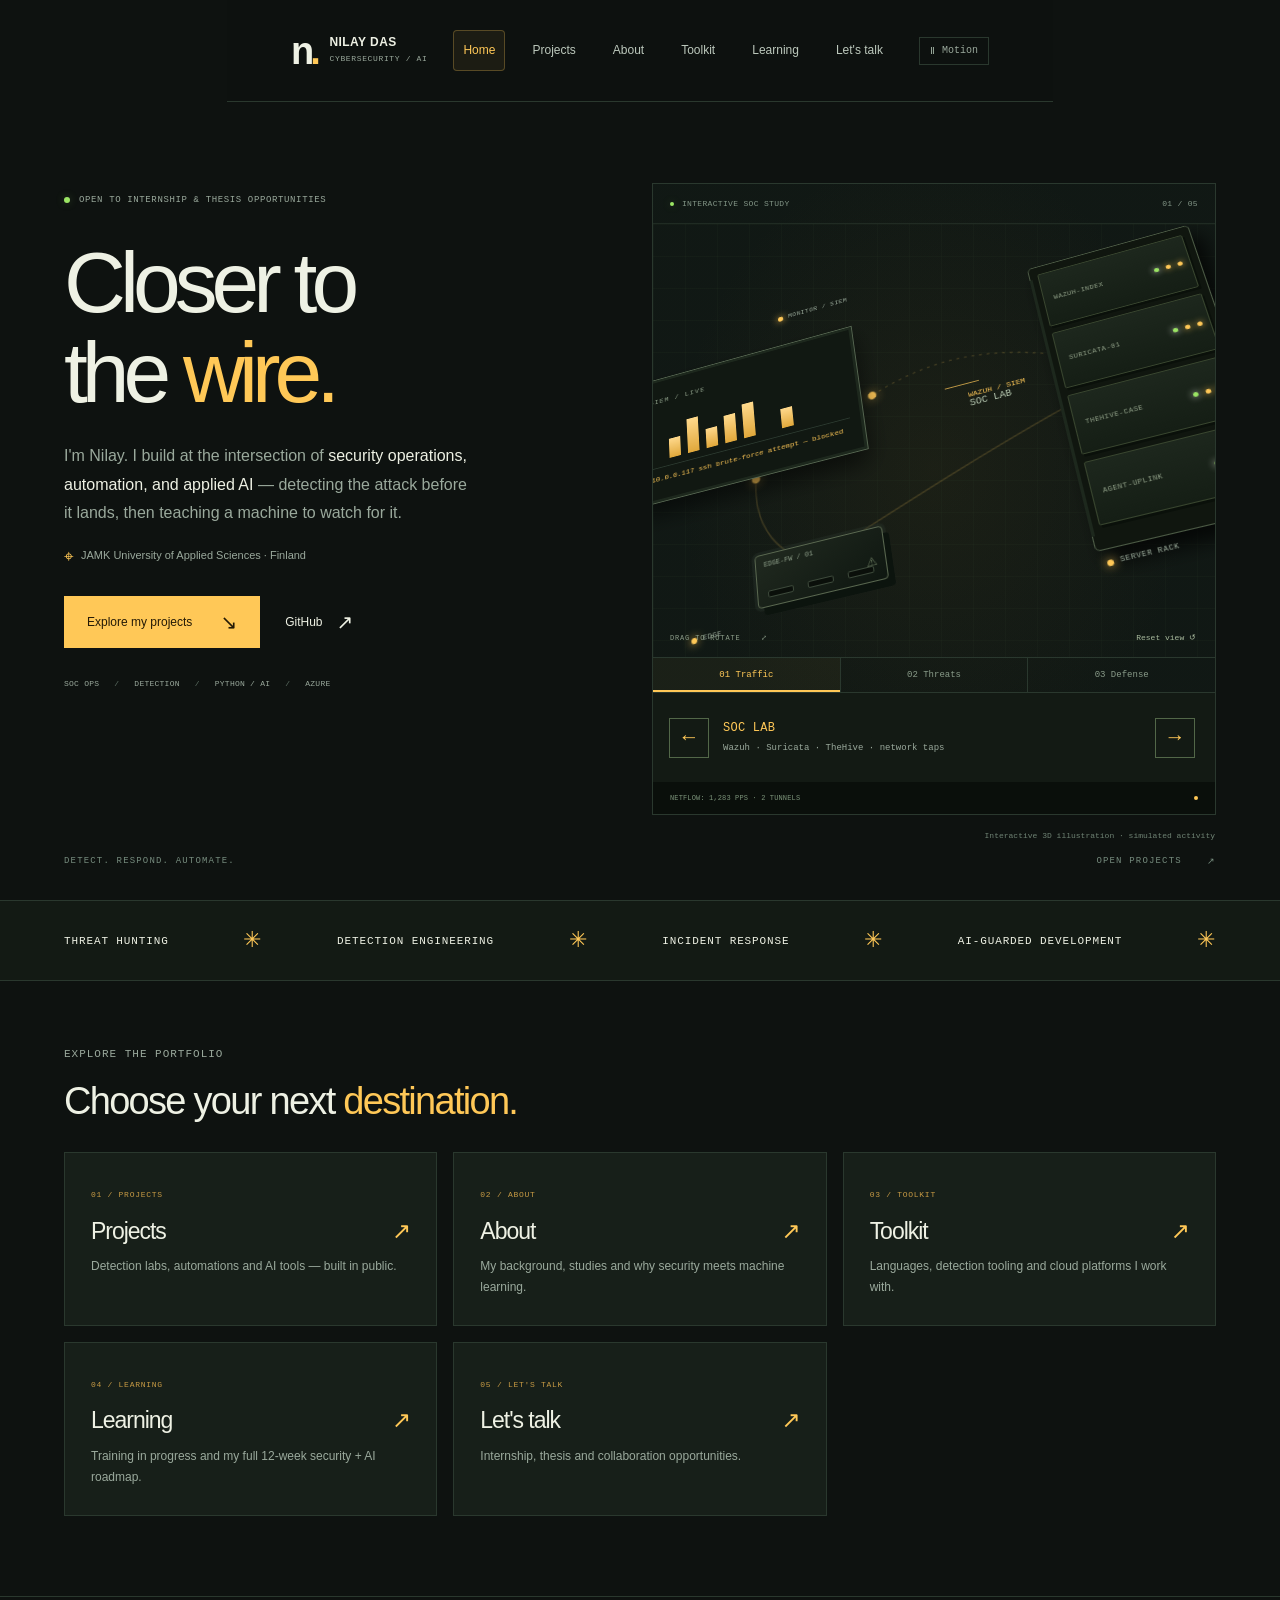
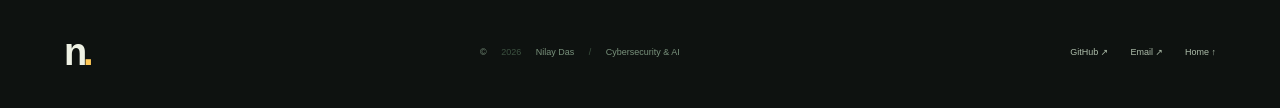
<file: index.html>
<!doctype html>
<html lang="en">
<head>
  <meta charset="UTF-8"><meta name="viewport" content="width=device-width, initial-scale=1">
  <meta name="theme-color" content="#0e1210">
  <meta name="description" content="Nilay Das — Cybersecurity & AI student at JAMK University of Applied Sciences, Finland. SOC operations, detection engineering, automation and AI security.">
  <meta property="og:title" content="Nilay Das — Cybersecurity & AI">
  <meta property="og:description" content="Closer to the wire. A portfolio of SOC operations, detection engineering, and AI security.">
  <meta property="og:type" content="website">
  <title>Nilay Das — Cybersecurity & AI</title>
  <link rel="icon" href="./favicon.svg" type="image/svg+xml">
  <link rel="stylesheet" href="./styles.css">
  <script src="./app.js" defer></script>
</head>
<body data-page="home">
<a class="skip-link" href="#main">Skip to content</a>
<header class="site-header">
  <a href="./index.html" class="brand" aria-label="Nilay Das, home"><span class="brand-mark">n<span>.</span></span><span>NILAY DAS<small>CYBERSECURITY / AI</small></span></a>
  <nav aria-label="Main navigation"><a href="./index.html" aria-current="page">Home</a><a href="./projects.html">Projects</a><a href="./about.html">About</a><a href="./toolkit.html">Toolkit</a><a href="./learning.html">Learning</a><a href="./contact.html">Let's talk</a></nav>
  <button id="motion-toggle" class="motion-button" type="button" aria-pressed="false" aria-label="Pause animations" title="Pause animations"><span aria-hidden="true">Ⅱ</span><span class="motion-text">Motion</span></button>
  <button class="menu-toggle" id="menu-toggle" aria-expanded="false" aria-controls="mobile-nav" aria-label="Open navigation"><span></span><span></span></button>
</header>
<nav class="mobile-nav" id="mobile-nav" aria-label="Mobile navigation" hidden><a href="./index.html" aria-current="page">Home</a><a href="./projects.html">Projects</a><a href="./about.html">About</a><a href="./toolkit.html">Toolkit</a><a href="./learning.html">Learning</a><a href="./contact.html">Let's talk</a></nav>

<main id="main">
<section class="hero section-wrap" id="home" aria-labelledby="hero-title">
  <div class="hero-copy">
    <p class="eyebrow"><span class="status-dot"></span> OPEN TO INTERNSHIP &amp; THESIS OPPORTUNITIES</p>
    <h1 id="hero-title">Closer to<br>the <em>wire.</em></h1>
    <p class="hero-description">I'm Nilay. I build at the intersection of <strong>security operations, automation, and applied AI</strong> — detecting the attack before it lands, then teaching a machine to watch for it.</p>
    <p class="hero-location"><span aria-hidden="true">⌖</span> JAMK University of Applied Sciences · Finland</p>
    <div class="hero-actions"><a class="button primary" href="./projects.html">Explore my projects <span aria-hidden="true">↘</span></a><a class="button text-button" href="https://github.com/NilayDaa" target="_blank" rel="noopener noreferrer">GitHub <span aria-hidden="true">↗</span></a></div>
    <div class="hero-topics"><span>SOC OPS</span><span>DETECTION</span><span>PYTHON / AI</span><span>AZURE</span></div>
  </div>

  <div class="ops-panel">
    <div class="panel-topline"><span><span class="status-dot"></span> INTERACTIVE SOC STUDY</span><span id="ops-position">01 / 05</span></div>
    <div class="ops-stage" id="ops-stage" data-mode="traffic" data-station="0" aria-label="Interactive 3D illustration of a SOC operations environment; drag to rotate">
      <div class="ops-scene">
        <div class="ops-sway">
          <div class="ops-rig" id="ops-rig">
            <svg class="link-layer" viewBox="0 0 680 460" aria-hidden="true">
              <g class="link-line"><path d="M215 322 C 320 282, 400 252, 480 228"/><path d="M150 222 C 142 280, 172 312, 200 326"/><path d="M284 160 C 360 130, 430 142, 505 182" class="long"/></g>
              <circle class="packet p1" cx="0" cy="0" r="4.5"/>
              <circle class="packet p2" cx="0" cy="0" r="4.5"/>
              <circle class="packet p3" cx="0" cy="0" r="4.5"/>
              <circle class="packet packet-red pr1" cx="0" cy="0" r="5"/>
              <circle class="packet packet-red pr2" cx="0" cy="0" r="5"/>
            </svg>
            <div class="dash-monitor">
              <span class="dash-head">SIEM / LIVE</span>
              <div class="dash-bars"><i></i><i></i><i></i><i></i><i></i><i></i><i></i><i></i></div>
              <span class="dash-ticker" id="dash-ticker">10.0.0.117 ssh brute-force attempt — blocked</span>
            </div>
            <div class="fw-appliance"><i class="vent v1"></i><i class="vent v2"></i><i class="vent v3"></i><small>EDGE-FW / 01</small></div>
            <div class="rack" id="rack">
              <div class="blade"><span class="blade-label">WAZUH-INDEX</span><i class="b-led"></i><i class="b-led"></i><i class="b-led"></i></div>
              <div class="blade"><span class="blade-label">SURICATA-01</span><i class="b-led"></i><i class="b-led"></i><i class="b-led"></i></div>
              <div class="blade"><span class="blade-label">THEHIVE-CASE</span><i class="b-led"></i><i class="b-led"></i><i class="b-led"></i></div>
              <div class="blade"><span class="blade-label">AGENT-UPLINK</span><i class="b-led"></i><i class="b-led"></i><i class="b-led"></i></div>
            </div>
            <span class="ops-node n-mon"><i class="node-dot"></i>MONITOR / SIEM</span>
            <span class="ops-node n-fw"><i class="node-dot"></i>EDGE</span>
            <span class="ops-node n-rack"><i class="node-dot"></i>SERVER RACK</span>
            <div class="alert-strip" data-layer="threats"><span>⚠</span><strong id="alert-text">CRIT — BRUTE-FORCE SSH 10.0.0.117 → 10.0.0.5</strong></div>
            <div class="defense-ticks" data-layer="defense"><i>✓ HOSTS ISOLATED</i><i>✓ ALERT TRIAGED</i><i>✓ IOCs SHARED</i></div>
            <div class="ops-callout"><span></span><small>WAZUH / SIEM</small><strong>SOC LAB</strong></div>
          </div>
        </div>
      </div>
      <span class="stage-label">DRAG TO ROTATE <span aria-hidden="true">⤢</span></span>
      <button class="reset-view" id="reset-view" type="button">Reset view ↺</button>
    </div>
    <div class="ops-controls" aria-label="Illustration modes"><button type="button" class="active" data-mode="traffic" aria-pressed="true">01 Traffic</button><button type="button" data-mode="threats" aria-pressed="false">02 Threats</button><button type="button" data-mode="defense" aria-pressed="false">03 Defense</button></div>
    <div class="ops-navigation"><button id="ops-prev" type="button" aria-label="Previous station">←</button><div aria-live="polite" aria-atomic="true"><h2 id="ops-title">SOC LAB</h2><p id="ops-subtitle">Wazuh · Suricata · TheHive · network taps</p></div><button id="ops-next" type="button" aria-label="Next station">→</button></div>
    <div class="ops-readout"><span id="ops-readout-text">NETFLOW: 1,283 PPS · 2 TUNNELS</span><span class="readout-light"></span></div>
    <p class="simulation-caption">Interactive 3D illustration · simulated activity</p>
  </div>

  <div class="hero-bottom"><span>DETECT. RESPOND. AUTOMATE.</span><a href="./projects.html">OPEN PROJECTS <span aria-hidden="true">↗</span></a></div>
</section>

<div class="skills-marquee" aria-label="Core areas"><div><span>THREAT HUNTING</span><i>✳</i><span>DETECTION ENGINEERING</span><i>✳</i><span>INCIDENT RESPONSE</span><i>✳</i><span>AI-GUARDED DEVELOPMENT</span><i>✳</i></div></div>

<section class="page-launcher section-wrap" aria-labelledby="launcher-title">
  <p class="eyebrow">EXPLORE THE PORTFOLIO</p>
  <h2 id="launcher-title">Choose your next <em>destination.</em></h2>
  <div class="launcher-grid">
    <a class="launcher-card" href="./projects.html"><span class="mono">01 / PROJECTS</span><h3>Projects <span aria-hidden="true">↗</span></h3><p>Detection labs, automations and AI tools — built in public.</p></a>
    <a class="launcher-card" href="./about.html"><span class="mono">02 / ABOUT</span><h3>About <span aria-hidden="true">↗</span></h3><p>My background, studies and why security meets machine learning.</p></a>
    <a class="launcher-card" href="./toolkit.html"><span class="mono">03 / TOOLKIT</span><h3>Toolkit <span aria-hidden="true">↗</span></h3><p>Languages, detection tooling and cloud platforms I work with.</p></a>
    <a class="launcher-card" href="./learning.html"><span class="mono">04 / LEARNING</span><h3>Learning <span aria-hidden="true">↗</span></h3><p>Training in progress and my full 12-week security + AI roadmap.</p></a>
    <a class="launcher-card" href="./contact.html"><span class="mono">05 / LET'S TALK</span><h3>Let's talk <span aria-hidden="true">↗</span></h3><p>Internship, thesis and collaboration opportunities.</p></a>
  </div>
</section>
</main>

<footer class="section-wrap site-footer"><a class="brand-mark" href="./index.html" aria-label="Home">n<span>.</span></a><p>© <span id="year">2026</span> Nilay Das <span>/</span> Cybersecurity &amp; AI</p><div><a href="https://github.com/NilayDaa" target="_blank" rel="noopener noreferrer">GitHub ↗</a><a href="mailto:nilaydas.ndc@gmail.com">Email ↗</a><a href="./index.html">Home ↑</a></div></footer>
</body>
</html>
</file>
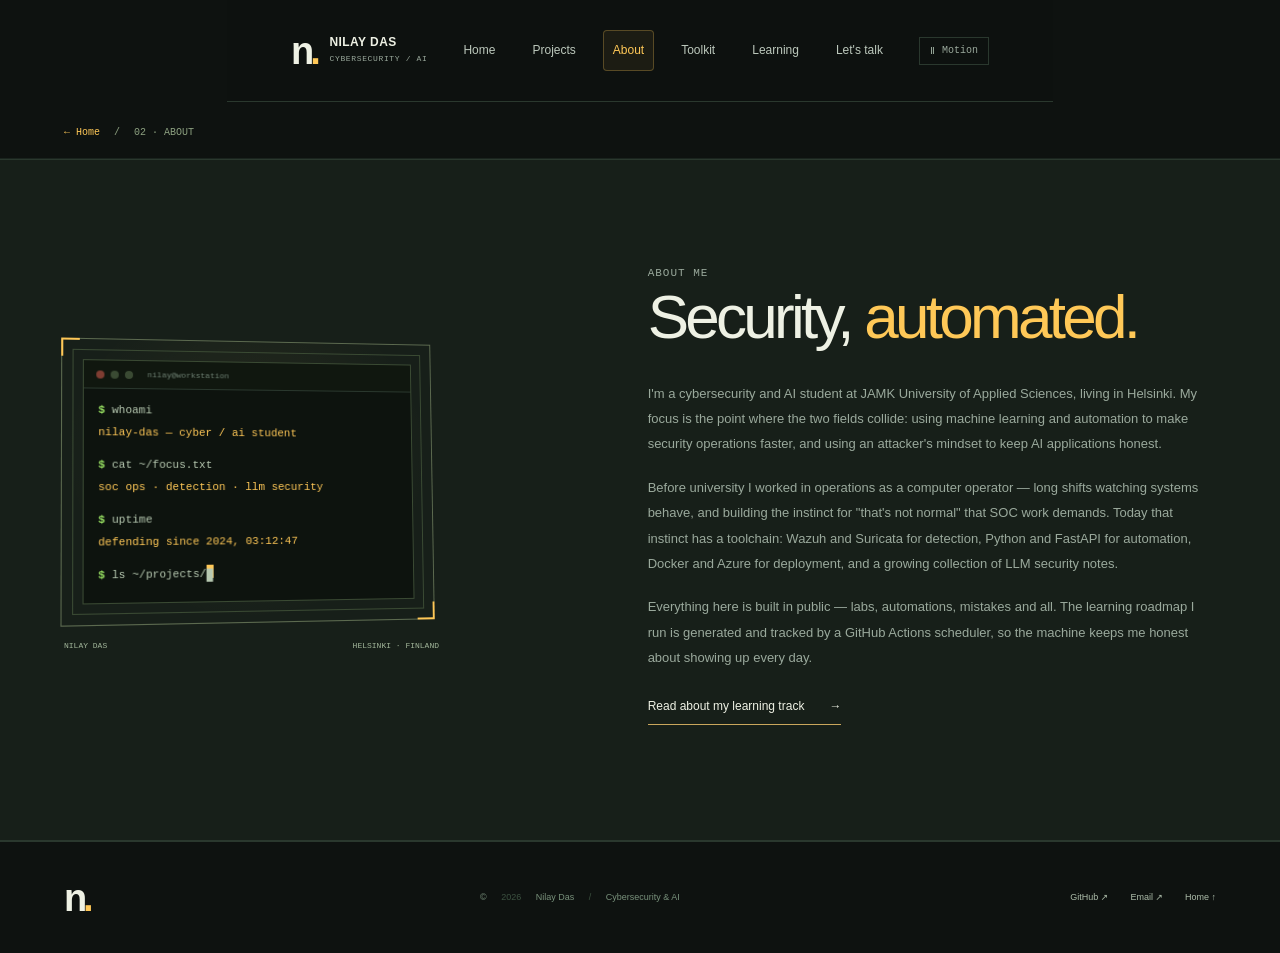
<file: about.html>
<!doctype html>
<html lang="en">
<head>
  <meta charset="UTF-8"><meta name="viewport" content="width=device-width, initial-scale=1">
  <meta name="theme-color" content="#0e1210">
  <meta name="description" content="About Nilay Das — cybersecurity and AI student at JAMK, based in Helsinki, Finland.">
  <title>About — Nilay Das</title>
  <link rel="icon" href="./favicon.svg" type="image/svg+xml">
  <link rel="stylesheet" href="./styles.css">
  <script src="./app.js" defer></script>
</head>
<body data-page="about">
<a class="skip-link" href="#main">Skip to content</a>
<header class="site-header">
  <a href="./index.html" class="brand" aria-label="Nilay Das, home"><span class="brand-mark">n<span>.</span></span><span>NILAY DAS<small>CYBERSECURITY / AI</small></span></a>
  <nav aria-label="Main navigation"><a href="./index.html">Home</a><a href="./projects.html">Projects</a><a href="./about.html" aria-current="page">About</a><a href="./toolkit.html">Toolkit</a><a href="./learning.html">Learning</a><a href="./contact.html">Let's talk</a></nav>
  <button id="motion-toggle" class="motion-button" type="button" aria-pressed="false" aria-label="Pause animations" title="Pause animations"><span aria-hidden="true">Ⅱ</span><span class="motion-text">Motion</span></button>
  <button class="menu-toggle" id="menu-toggle" aria-expanded="false" aria-controls="mobile-nav" aria-label="Open navigation"><span></span><span></span></button>
</header>
<nav class="mobile-nav" id="mobile-nav" aria-label="Mobile navigation" hidden><a href="./index.html">Home</a><a href="./projects.html">Projects</a><a href="./about.html" aria-current="page">About</a><a href="./toolkit.html">Toolkit</a><a href="./learning.html">Learning</a><a href="./contact.html">Let's talk</a></nav>

<main id="main">
<div class="section-wrap page-context"><a href="./index.html">← Home</a><span>/</span><span>02 · ABOUT</span></div>
<section class="section-space section-wrap about-section about-section">
  <div class="about-layout">
    <div>
      <div class="portrait-frame" id="portrait3d">
        <div class="portrait-terminal" aria-hidden="true">
          <div class="term-bar"><i></i><i></i><i></i><span>nilay@workstation</span></div>
          <p><b class="t-prompt">$</b> whoami<br><em>nilay-das — cyber / ai student</em></p>
          <p><b class="t-prompt">$</b> cat ~/focus.txt<br><em>soc ops · detection · llm security</em></p>
          <p><b class="t-prompt">$</b> uptime<br><em>defending since 2024, 03:12:47</em></p>
          <p><b class="t-prompt">$</b> ls ~/projects/<span class="t-blink">▊</span></p>
        </div>
        <span class="portrait-corner tl"></span><span class="portrait-corner br"></span>
      </div>
      <p class="portrait-caption"><span>NILAY DAS</span><span>HELSINKI · FINLAND</span></p>
    </div>
    <div class="about-copy">
      <p class="eyebrow">ABOUT ME</p>
      <h1>Security, <em>automated.</em></h1>
      <p>I'm a cybersecurity and AI student at JAMK University of Applied Sciences, living in Helsinki. My focus is the point where the two fields collide: using machine learning and automation to make security operations faster, and using an attacker's mindset to keep AI applications honest.</p>
      <p>Before university I worked in operations as a computer operator — long shifts watching systems behave, and building the instinct for "that's not normal" that SOC work demands. Today that instinct has a toolchain: Wazuh and Suricata for detection, Python and FastAPI for automation, Docker and Azure for deployment, and a growing collection of LLM security notes.</p>
      <p>Everything here is built in public — labs, automations, mistakes and all. The learning roadmap I run is generated and tracked by a GitHub Actions scheduler, so the machine keeps me honest about showing up every day.</p>
      <a class="inline-link" href="./learning.html">Read about my learning track <span aria-hidden="true">→</span></a>
    </div>
  </div>
</section>
</main>

<footer class="section-wrap site-footer"><a class="brand-mark" href="./index.html" aria-label="Home">n<span>.</span></a><p>© <span id="year">2026</span> Nilay Das <span>/</span> Cybersecurity &amp; AI</p><div><a href="https://github.com/NilayDaa" target="_blank" rel="noopener noreferrer">GitHub ↗</a><a href="mailto:nilaydas.ndc@gmail.com">Email ↗</a><a href="./index.html">Home ↑</a></div></footer>
</body>
</html>
</file>
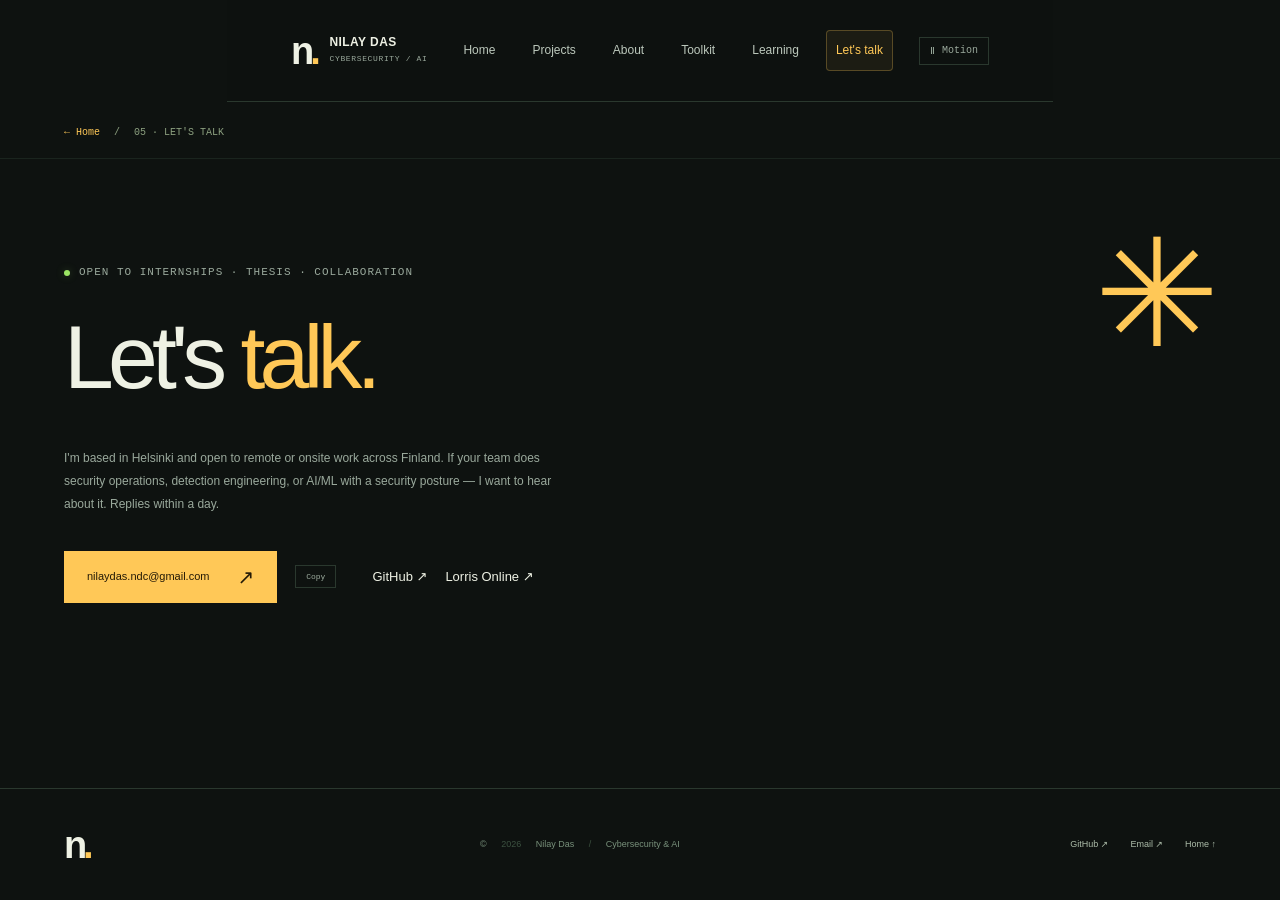
<file: contact.html>
<!doctype html>
<html lang="en">
<head>
  <meta charset="UTF-8"><meta name="viewport" content="width=device-width, initial-scale=1">
  <meta name="theme-color" content="#0e1210">
  <meta name="description" content="Contact Nilay Das — cybersecurity & AI student in Helsinki, Finland. Open to internships and thesis work.">
  <title>Let's talk — Nilay Das</title>
  <link rel="icon" href="./favicon.svg" type="image/svg+xml">
  <link rel="stylesheet" href="./styles.css">
  <script src="./app.js" defer></script>
</head>
<body data-page="contact">
<a class="skip-link" href="#main">Skip to content</a>
<header class="site-header">
  <a href="./index.html" class="brand" aria-label="Nilay Das, home"><span class="brand-mark">n<span>.</span></span><span>NILAY DAS<small>CYBERSECURITY / AI</small></span></a>
  <nav aria-label="Main navigation"><a href="./index.html">Home</a><a href="./projects.html">Projects</a><a href="./about.html">About</a><a href="./toolkit.html">Toolkit</a><a href="./learning.html">Learning</a><a href="./contact.html" aria-current="page">Let's talk</a></nav>
  <button id="motion-toggle" class="motion-button" type="button" aria-pressed="false" aria-label="Pause animations" title="Pause animations"><span aria-hidden="true">Ⅱ</span><span class="motion-text">Motion</span></button>
  <button class="menu-toggle" id="menu-toggle" aria-expanded="false" aria-controls="mobile-nav" aria-label="Open navigation"><span></span><span></span></button>
</header>
<nav class="mobile-nav" id="mobile-nav" aria-label="Mobile navigation" hidden><a href="./index.html">Home</a><a href="./projects.html">Projects</a><a href="./about.html">About</a><a href="./toolkit.html">Toolkit</a><a href="./learning.html">Learning</a><a href="./contact.html" aria-current="page">Let's talk</a></nav>

<main id="main">
<div class="section-wrap page-context"><a href="./index.html">← Home</a><span>/</span><span>05 · LET'S TALK</span></div>
<section class="contact section-wrap section-space" aria-labelledby="contact-title">
  <p class="eyebrow"><span class="status-dot"></span> OPEN TO INTERNSHIPS · THESIS · COLLABORATION</p>
  <h2 id="contact-title">Let's <em>talk.</em></h2>
  <span class="contact-asterisk" aria-hidden="true">✳</span>
  <div class="contact-bottom">
    <p>I'm based in Helsinki and open to remote or onsite work across Finland. If your team does security operations, detection engineering, or AI/ML with a security posture — I want to hear about it. Replies within a day.</p>
  </div>
  <div class="contact-links">
    <a class="button primary" href="mailto:nilaydas.ndc@gmail.com">nilaydas.ndc@gmail.com <span aria-hidden="true">↗</span></a>
    <button type="button" id="copy-email" aria-label="Copy email address">Copy</button>
    <span id="copy-status" aria-live="polite"></span>
    <a href="https://github.com/NilayDaa" target="_blank" rel="noopener noreferrer">GitHub ↗</a>
    <a href="https://lorris.nilaydas.com" target="_blank" rel="noopener noreferrer">Lorris Online ↗</a>
  </div>
</section>
</main>

<footer class="section-wrap site-footer"><a class="brand-mark" href="./index.html" aria-label="Home">n<span>.</span></a><p>© <span id="year">2026</span> Nilay Das <span>/</span> Cybersecurity &amp; AI</p><div><a href="https://github.com/NilayDaa" target="_blank" rel="noopener noreferrer">GitHub ↗</a><a href="mailto:nilaydas.ndc@gmail.com">Email ↗</a><a href="./index.html">Home ↑</a></div></footer>
</body>
</html>
</file>
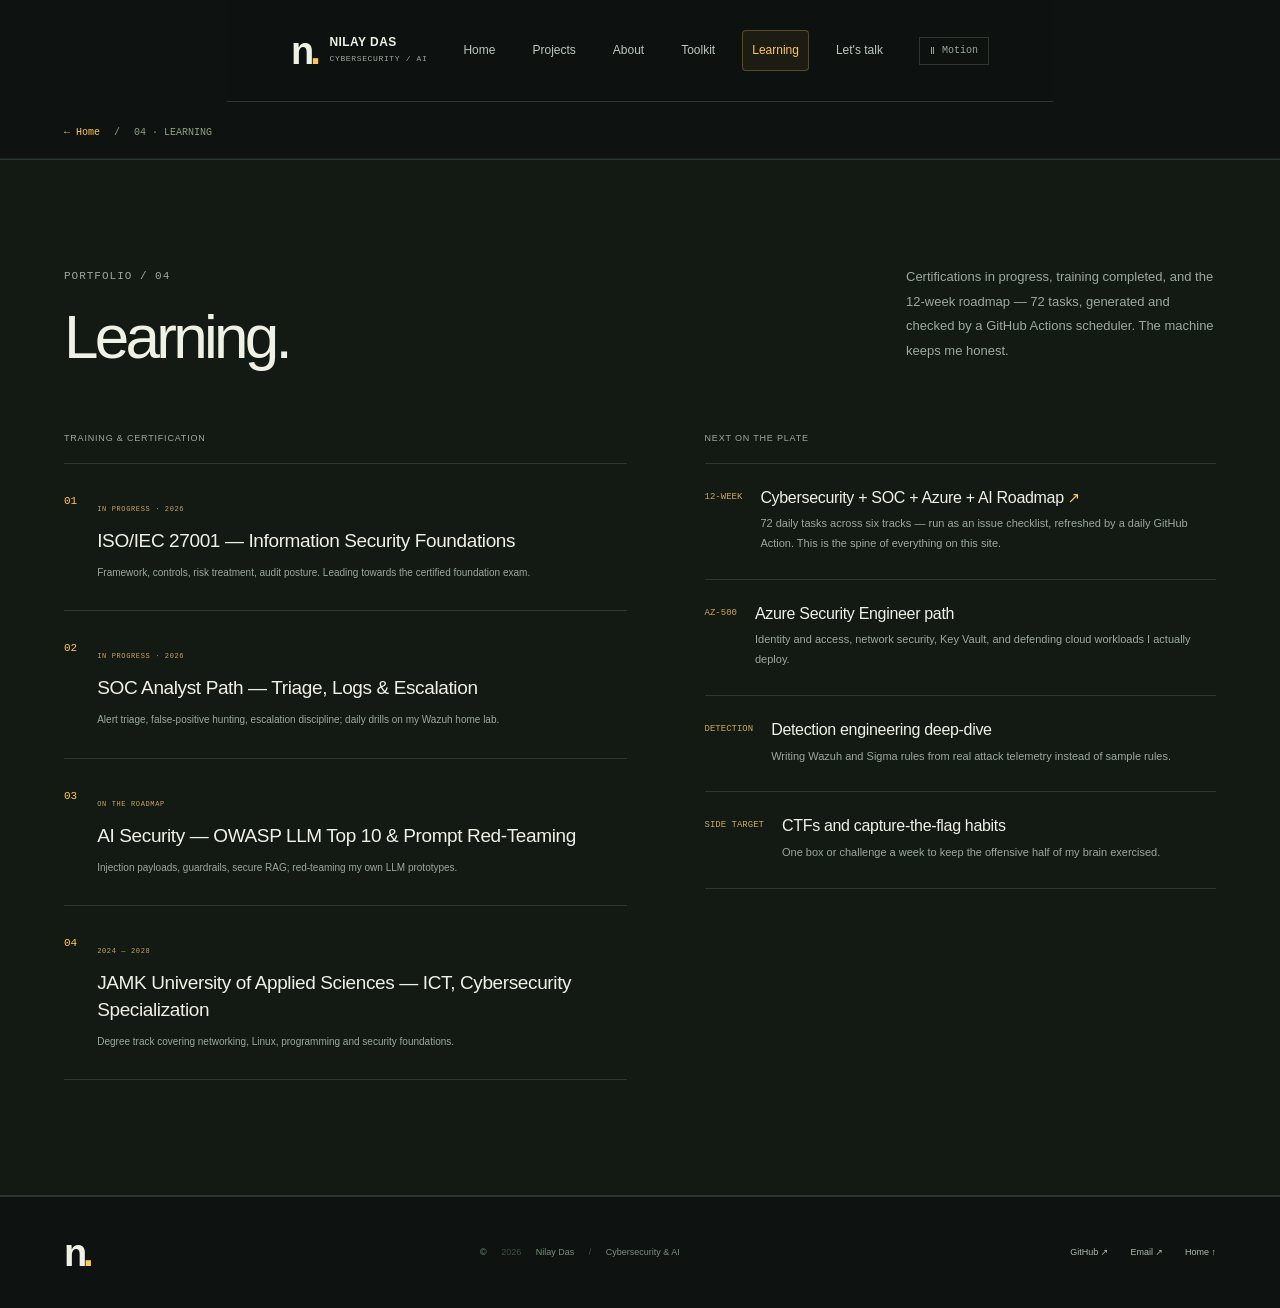
<file: learning.html>
<!doctype html>
<html lang="en">
<head>
  <meta charset="UTF-8"><meta name="viewport" content="width=device-width, initial-scale=1">
  <meta name="theme-color" content="#0e1210">
  <meta name="description" content="Learning track of Nilay Das — ISO 27001, SOC analyst path, AI security, and a 12-week cybersecurity + AI roadmap.">
  <title>Learning — Nilay Das</title>
  <link rel="icon" href="./favicon.svg" type="image/svg+xml">
  <link rel="stylesheet" href="./styles.css">
  <script src="./app.js" defer></script>
</head>
<body data-page="learning">
<a class="skip-link" href="#main">Skip to content</a>
<header class="site-header">
  <a href="./index.html" class="brand" aria-label="Nilay Das, home"><span class="brand-mark">n<span>.</span></span><span>NILAY DAS<small>CYBERSECURITY / AI</small></span></a>
  <nav aria-label="Main navigation"><a href="./index.html">Home</a><a href="./projects.html">Projects</a><a href="./about.html">About</a><a href="./toolkit.html">Toolkit</a><a href="./learning.html" aria-current="page">Learning</a><a href="./contact.html">Let's talk</a></nav>
  <button id="motion-toggle" class="motion-button" type="button" aria-pressed="false" aria-label="Pause animations" title="Pause animations"><span aria-hidden="true">Ⅱ</span><span class="motion-text">Motion</span></button>
  <button class="menu-toggle" id="menu-toggle" aria-expanded="false" aria-controls="mobile-nav" aria-label="Open navigation"><span></span><span></span></button>
</header>
<nav class="mobile-nav" id="mobile-nav" aria-label="Mobile navigation" hidden><a href="./index.html">Home</a><a href="./projects.html">Projects</a><a href="./about.html">About</a><a href="./toolkit.html">Toolkit</a><a href="./learning.html" aria-current="page">Learning</a><a href="./contact.html">Let's talk</a></nav>

<main id="main">
<div class="section-wrap page-context"><a href="./index.html">← Home</a><span>/</span><span>04 · LEARNING</span></div>
<section class="section-space section-wrap learning-section">
  <div class="section-heading">
    <div><p class="eyebrow">PORTFOLIO / 04</p><h1>Learning.</h1></div>
    <p>Certifications in progress, training completed, and the 12-week roadmap — 72 tasks, generated and checked by a GitHub Actions scheduler. The machine keeps me honest.</p>
  </div>
  <div class="learning-layout">
    <div>
      <span class="subheading">TRAINING &amp; CERTIFICATION</span>
      <div class="certificate"><span class="cert-number">01</span><div><span class="mono">IN PROGRESS · 2026</span><h3>ISO/IEC 27001 — Information Security Foundations</h3><p>Framework, controls, risk treatment, audit posture. Leading towards the certified foundation exam.</p></div></div>
      <div class="certificate"><span class="cert-number">02</span><div><span class="mono">IN PROGRESS · 2026</span><h3>SOC Analyst Path — Triage, Logs &amp; Escalation</h3><p>Alert triage, false-positive hunting, escalation discipline; daily drills on my Wazuh home lab.</p></div></div>
      <div class="certificate"><span class="cert-number">03</span><div><span class="mono">ON THE ROADMAP</span><h3>AI Security — OWASP LLM Top 10 &amp; Prompt Red-Teaming</h3><p>Injection payloads, guardrails, secure RAG; red-teaming my own LLM prototypes.</p></div></div>
      <div class="certificate"><span class="cert-number">04</span><div><span class="mono">2024 — 2028</span><h3>JAMK University of Applied Sciences — ICT, Cybersecurity Specialization</h3><p>Degree track covering networking, Linux, programming and security foundations.</p></div></div>
    </div>
    <div class="next-steps">
      <span class="subheading">NEXT ON THE PLATE</span>
      <ol>
        <li><span>12-WEEK</span><div><h3>Cybersecurity + SOC + Azure + AI Roadmap <a href="https://github.com/NilayDaa/cybersec-cloud-ai-roadmap" target="_blank" rel="noopener noreferrer">↗</a></h3><p>72 daily tasks across six tracks — run as an issue checklist, refreshed by a daily GitHub Action. This is the spine of everything on this site.</p></div></li>
        <li><span>AZ-500</span><div><h3>Azure Security Engineer path</h3><p>Identity and access, network security, Key Vault, and defending cloud workloads I actually deploy.</p></div></li>
        <li><span>DETECTION</span><div><h3>Detection engineering deep-dive</h3><p>Writing Wazuh and Sigma rules from real attack telemetry instead of sample rules.</p></div></li>
        <li><span>SIDE TARGET</span><div><h3>CTFs and capture-the-flag habits</h3><p>One box or challenge a week to keep the offensive half of my brain exercised.</p></div></li>
      </ol>
    </div>
  </div>
</section>
</main>

<footer class="section-wrap site-footer"><a class="brand-mark" href="./index.html" aria-label="Home">n<span>.</span></a><p>© <span id="year">2026</span> Nilay Das <span>/</span> Cybersecurity &amp; AI</p><div><a href="https://github.com/NilayDaa" target="_blank" rel="noopener noreferrer">GitHub ↗</a><a href="mailto:nilaydas.ndc@gmail.com">Email ↗</a><a href="./index.html">Home ↑</a></div></footer>
</body>
</html>
</file>
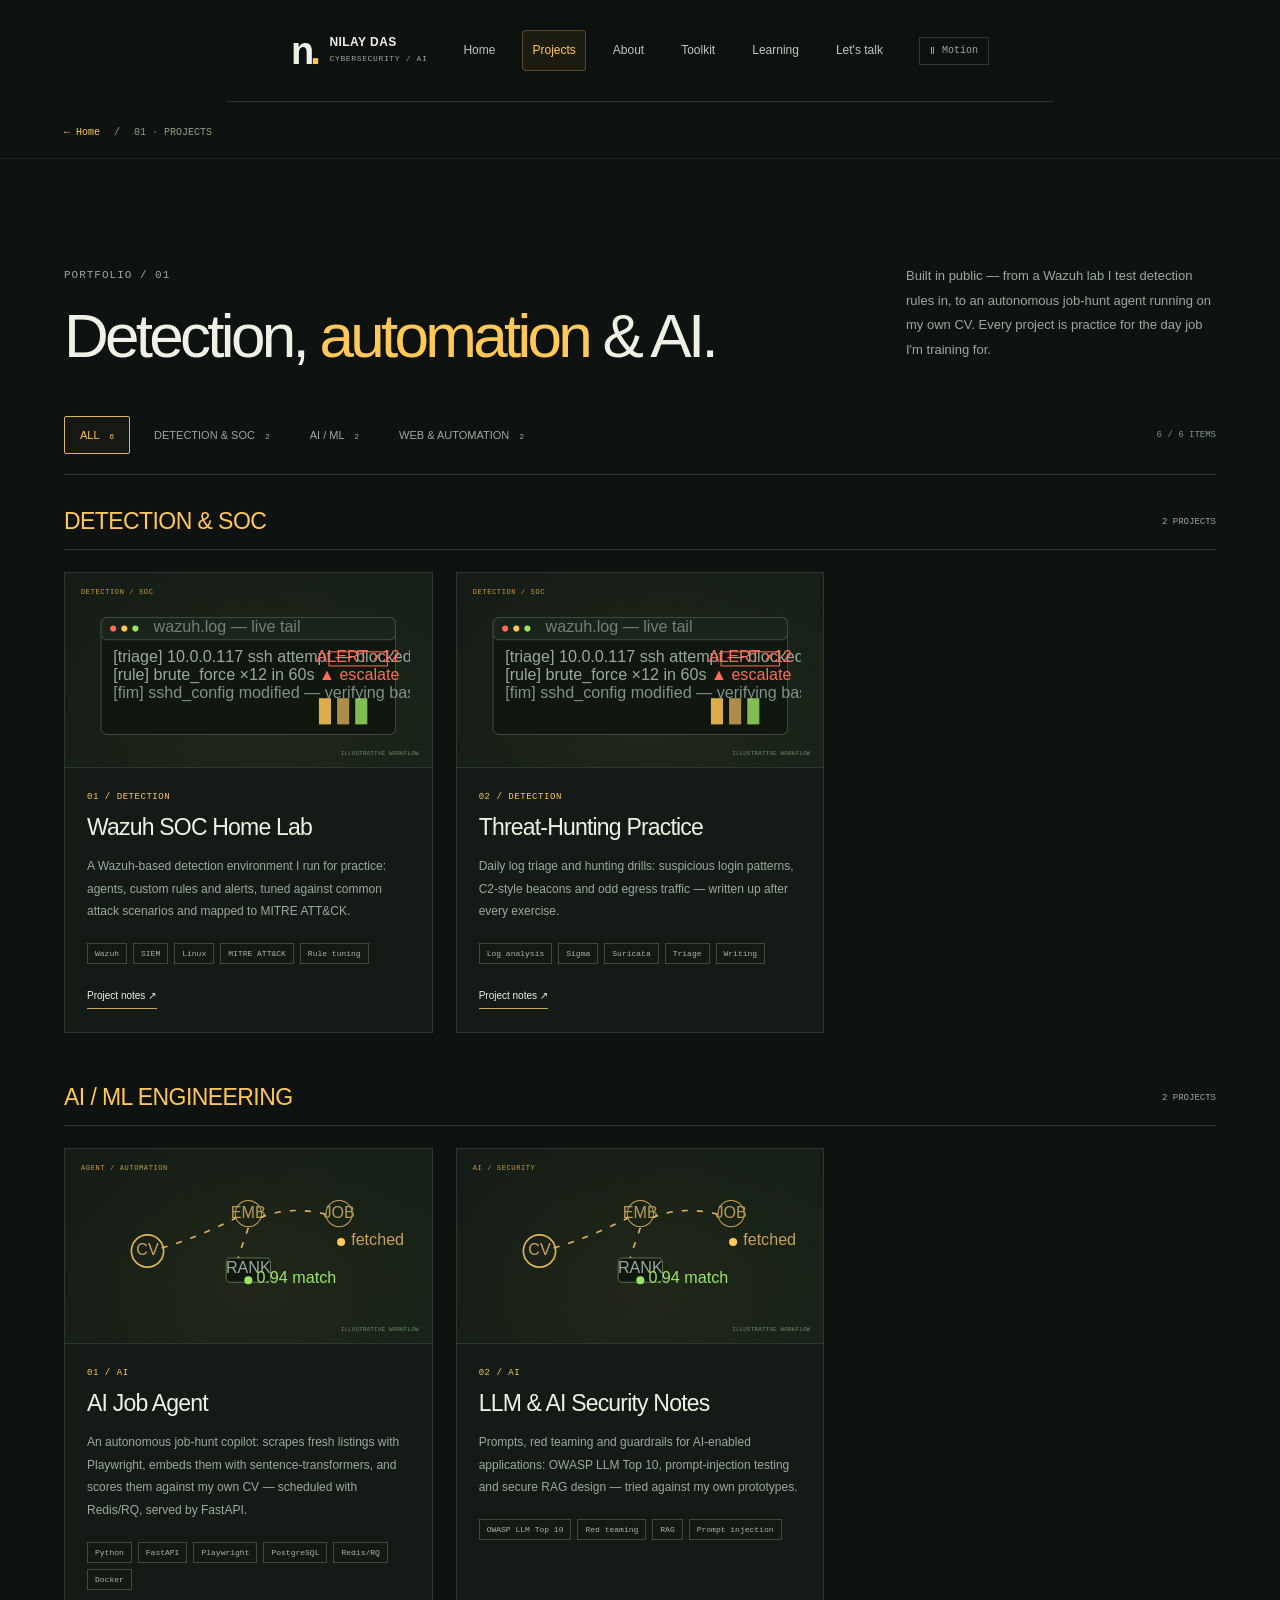
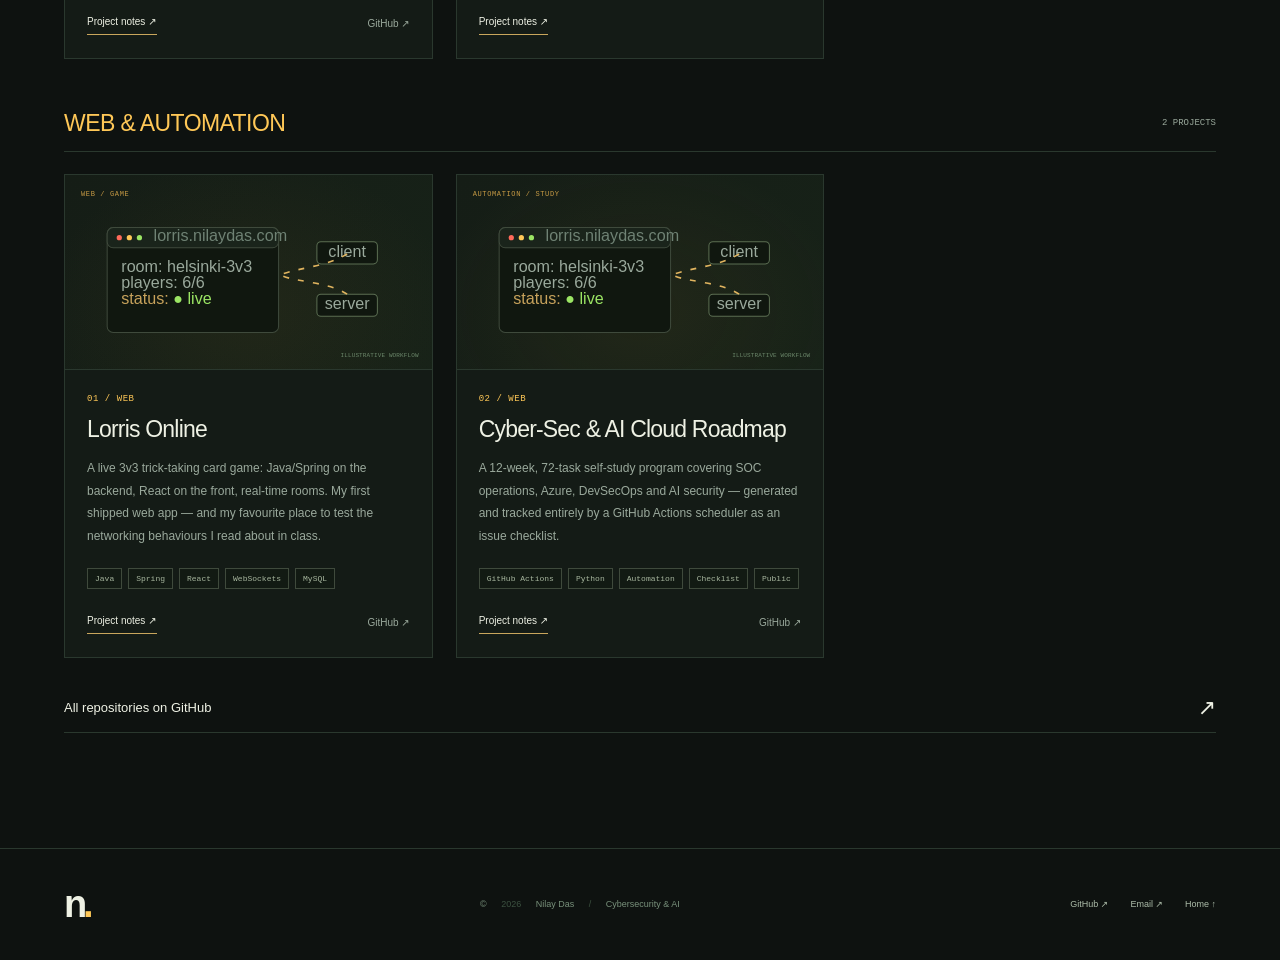
<file: projects.html>
<!doctype html>
<html lang="en">
<head>
  <meta charset="UTF-8"><meta name="viewport" content="width=device-width, initial-scale=1">
  <meta name="theme-color" content="#0e1210">
  <meta name="description" content="Projects by Nilay Das — detection engineering, SOC labs, AI job-hunt automation, and a live multiplayer card game.">
  <title>Projects — Nilay Das</title>
  <link rel="icon" href="./favicon.svg" type="image/svg+xml">
  <link rel="stylesheet" href="./styles.css">
  <script src="./app.js" defer></script>
</head>
<body data-page="projects">
<a class="skip-link" href="#main">Skip to content</a>
<header class="site-header">
  <a href="./index.html" class="brand" aria-label="Nilay Das, home"><span class="brand-mark">n<span>.</span></span><span>NILAY DAS<small>CYBERSECURITY / AI</small></span></a>
  <nav aria-label="Main navigation"><a href="./index.html">Home</a><a href="./projects.html" aria-current="page">Projects</a><a href="./about.html">About</a><a href="./toolkit.html">Toolkit</a><a href="./learning.html">Learning</a><a href="./contact.html">Let's talk</a></nav>
  <button id="motion-toggle" class="motion-button" type="button" aria-pressed="false" aria-label="Pause animations" title="Pause animations"><span aria-hidden="true">Ⅱ</span><span class="motion-text">Motion</span></button>
  <button class="menu-toggle" id="menu-toggle" aria-expanded="false" aria-controls="mobile-nav" aria-label="Open navigation"><span></span><span></span></button>
</header>
<nav class="mobile-nav" id="mobile-nav" aria-label="Mobile navigation" hidden><a href="./index.html">Home</a><a href="./projects.html" aria-current="page">Projects</a><a href="./about.html">About</a><a href="./toolkit.html">Toolkit</a><a href="./learning.html">Learning</a><a href="./contact.html">Let's talk</a></nav>

<main id="main">
<div class="section-wrap page-context"><a href="./index.html">← Home</a><span>/</span><span>01 · PROJECTS</span></div>
<section class="section-space section-wrap">
  <div class="section-heading projects-heading">
    <div><p class="eyebrow">PORTFOLIO / 01</p><h1>Detection, <em>automation</em> &amp; AI.</h1></div>
    <p>Built in public — from a Wazuh lab I test detection rules in, to an autonomous job-hunt agent running on my own CV. Every project is practice for the day job I'm training for.</p>
  </div>
  <div class="projects-toolbar">
    <div class="filters" aria-label="Filter projects">
      <button type="button" data-filter="all" class="selected" aria-pressed="true">ALL <span id="count-all"></span></button>
      <button type="button" data-filter="detection" aria-pressed="false">DETECTION &amp; SOC <span id="count-detection"></span></button>
      <button type="button" data-filter="ai" aria-pressed="false">AI / ML <span id="count-ai"></span></button>
      <button type="button" data-filter="web" aria-pressed="false">WEB &amp; AUTOMATION <span id="count-web"></span></button>
    </div>
    <span class="project-count" id="project-count">6 / 6 ITEMS</span>
  </div>
  <div id="project-groups" class="project-groups"></div>
  <a class="all-repos" href="https://github.com/NilayDaa" target="_blank" rel="noopener noreferrer">All repositories on GitHub <span aria-hidden="true">↗</span></a>
</section>
</main>

<dialog id="project-dialog" aria-labelledby="dialog-title">
  <div class="dialog-top"><span class="mono" id="dialog-meta">PROJECT NOTES</span><button id="close-dialog" type="button" aria-label="Close">✕</button></div>
  <h3 class="dialog-content-title" id="dialog-title">Project</h3>
  <p class="dialog-intro" id="dialog-intro"></p>
  <p class="dialog-subheading">WHAT I WAS LEARNING</p>
  <ul class="dialog-list" id="dialog-notes"></ul>
  <p class="dialog-note" id="dialog-status"></p>
  <a class="button primary" id="dialog-link" href="#" target="_blank" rel="noopener noreferrer">View on GitHub <span aria-hidden="true">↗</span></a>
</dialog>

<footer class="section-wrap site-footer"><a class="brand-mark" href="./index.html" aria-label="Home">n<span>.</span></a><p>© <span id="year">2026</span> Nilay Das <span>/</span> Cybersecurity &amp; AI</p><div><a href="https://github.com/NilayDaa" target="_blank" rel="noopener noreferrer">GitHub ↗</a><a href="mailto:nilaydas.ndc@gmail.com">Email ↗</a><a href="./index.html">Home ↑</a></div></footer>
</body>
</html>
</file>
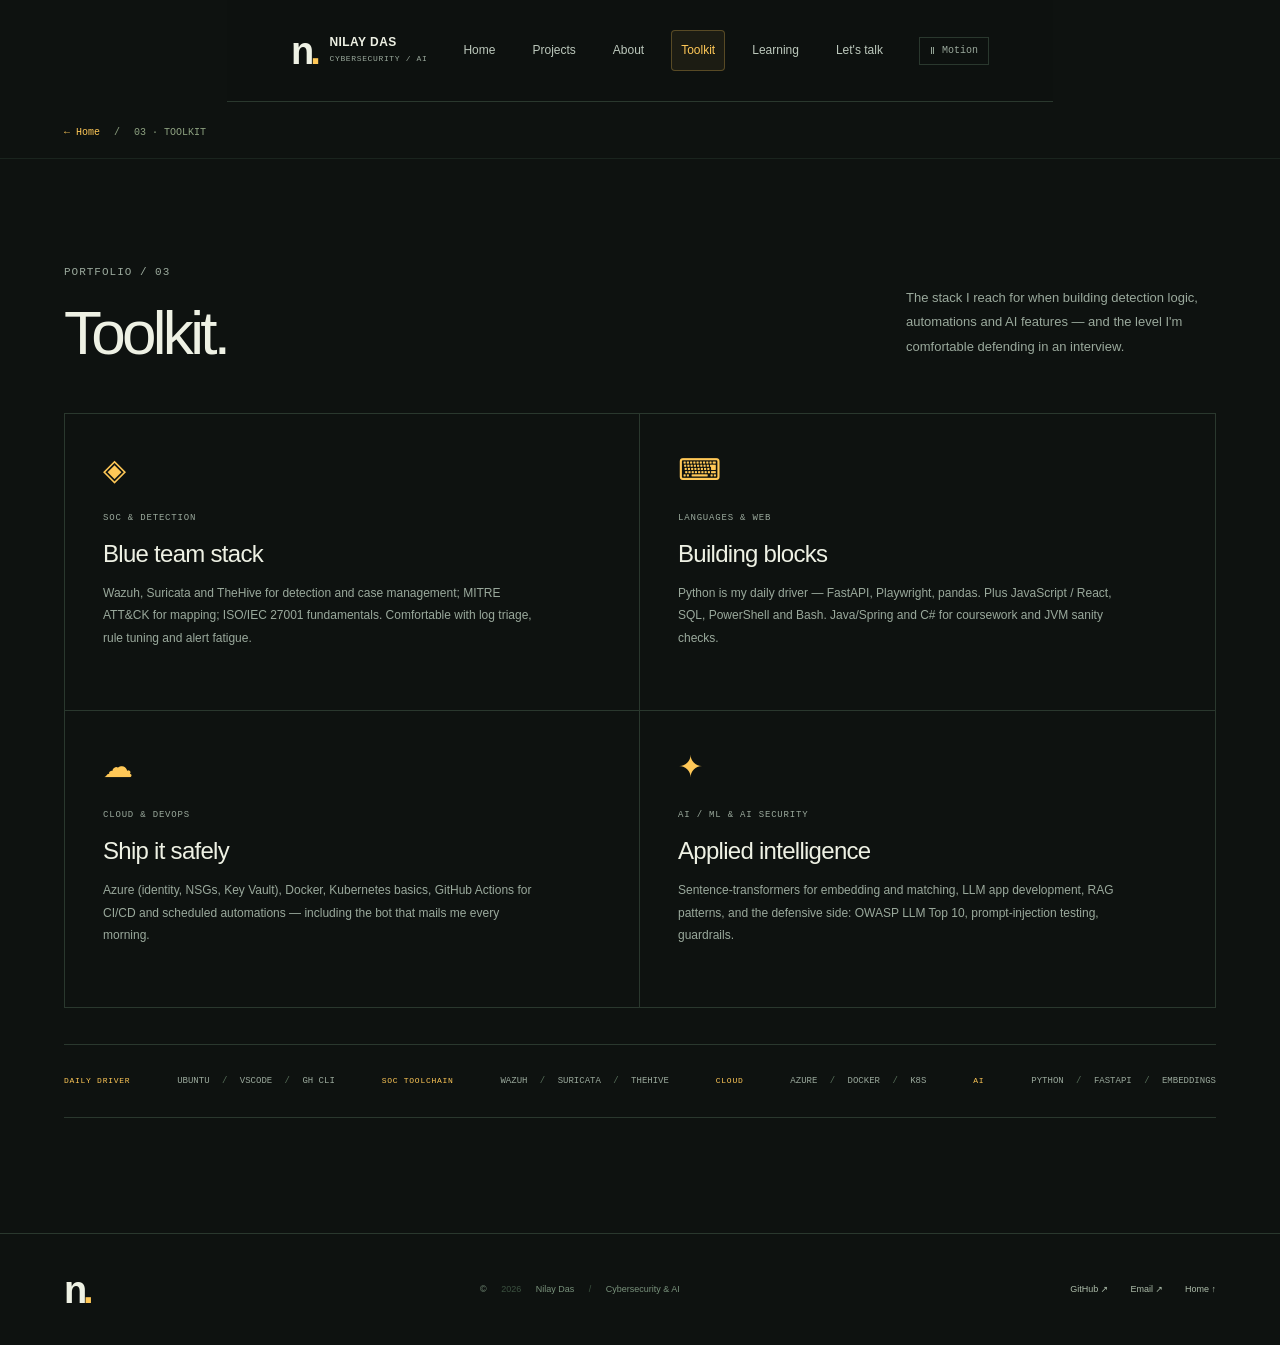
<file: toolkit.html>
<!doctype html>
<html lang="en">
<head>
  <meta charset="UTF-8"><meta name="viewport" content="width=device-width, initial-scale=1">
  <meta name="theme-color" content="#0e1210">
  <meta name="description" content="Toolkit of Nilay Das — SOC detection tooling, languages, cloud platforms and AI/ML skills.">
  <title>Toolkit — Nilay Das</title>
  <link rel="icon" href="./favicon.svg" type="image/svg+xml">
  <link rel="stylesheet" href="./styles.css">
  <script src="./app.js" defer></script>
</head>
<body data-page="toolkit">
<a class="skip-link" href="#main">Skip to content</a>
<header class="site-header">
  <a href="./index.html" class="brand" aria-label="Nilay Das, home"><span class="brand-mark">n<span>.</span></span><span>NILAY DAS<small>CYBERSECURITY / AI</small></span></a>
  <nav aria-label="Main navigation"><a href="./index.html">Home</a><a href="./projects.html">Projects</a><a href="./about.html">About</a><a href="./toolkit.html" aria-current="page">Toolkit</a><a href="./learning.html">Learning</a><a href="./contact.html">Let's talk</a></nav>
  <button id="motion-toggle" class="motion-button" type="button" aria-pressed="false" aria-label="Pause animations" title="Pause animations"><span aria-hidden="true">Ⅱ</span><span class="motion-text">Motion</span></button>
  <button class="menu-toggle" id="menu-toggle" aria-expanded="false" aria-controls="mobile-nav" aria-label="Open navigation"><span></span><span></span></button>
</header>
<nav class="mobile-nav" id="mobile-nav" aria-label="Mobile navigation" hidden><a href="./index.html">Home</a><a href="./projects.html">Projects</a><a href="./about.html">About</a><a href="./toolkit.html" aria-current="page">Toolkit</a><a href="./learning.html">Learning</a><a href="./contact.html">Let's talk</a></nav>

<main id="main">
<div class="section-wrap page-context"><a href="./index.html">← Home</a><span>/</span><span>03 · TOOLKIT</span></div>
<section class="section-space section-wrap">
  <div class="section-heading">
    <div><p class="eyebrow">PORTFOLIO / 03</p><h1>Toolkit.</h1></div>
    <p>The stack I reach for when building detection logic, automations and AI features — and the level I'm comfortable defending in an interview.</p>
  </div>
  <div class="toolkit-layout">
    <div class="toolkit-grid">
      <div class="toolkit-item"><span class="tool-icon">◈</span><span class="mono">SOC &amp; DETECTION</span><h3>Blue team stack</h3><p>Wazuh, Suricata and TheHive for detection and case management; MITRE ATT&amp;CK for mapping; ISO/IEC 27001 fundamentals. Comfortable with log triage, rule tuning and alert fatigue.</p></div>
      <div class="toolkit-item"><span class="tool-icon">⌨</span><span class="mono">LANGUAGES &amp; WEB</span><h3>Building blocks</h3><p>Python is my daily driver — FastAPI, Playwright, pandas. Plus JavaScript / React, SQL, PowerShell and Bash. Java/Spring and C# for coursework and JVM sanity checks.</p></div>
      <div class="toolkit-item"><span class="tool-icon">☁</span><span class="mono">CLOUD &amp; DEVOPS</span><h3>Ship it safely</h3><p>Azure (identity, NSGs, Key Vault), Docker, Kubernetes basics, GitHub Actions for CI/CD and scheduled automations — including the bot that mails me every morning.</p></div>
      <div class="toolkit-item"><span class="tool-icon">✦</span><span class="mono">AI / ML &amp; AI SECURITY</span><h3>Applied intelligence</h3><p>Sentence-transformers for embedding and matching, LLM app development, RAG patterns, and the defensive side: OWASP LLM Top 10, prompt-injection testing, guardrails.</p></div>
    </div>
    <div class="hardware-inventory"><span class="mono">DAILY DRIVER</span><p>UBUNTU <span>/</span> VSCODE <span>/</span> GH CLI</p><span class="mono">SOC TOOLCHAIN</span><p>WAZUH <span>/</span> SURICATA <span>/</span> THEHIVE</p><span class="mono">CLOUD</span><p>AZURE <span>/</span> DOCKER <span>/</span> K8S</p><span class="mono">AI</span><p>PYTHON <span>/</span> FASTAPI <span>/</span> EMBEDDINGS</p></div>
  </div>
</section>
</main>

<footer class="section-wrap site-footer"><a class="brand-mark" href="./index.html" aria-label="Home">n<span>.</span></a><p>© <span id="year">2026</span> Nilay Das <span>/</span> Cybersecurity &amp; AI</p><div><a href="https://github.com/NilayDaa" target="_blank" rel="noopener noreferrer">GitHub ↗</a><a href="mailto:nilaydas.ndc@gmail.com">Email ↗</a><a href="./index.html">Home ↑</a></div></footer>
</body>
</html>
</file>
<file: styles.css>
/* ==========================================================================
   Nilay Das — Cybersecurity & AI portfolio
   Design language: dark ops-green surfaces, signal-amber accent, mono labels.
   (Architecture inspired by nirzor-deb-25.github.io; original implementation.)
   ========================================================================== */

:root{
  --bg:#0e1210;
  --panel:#141b16;
  --panel-2:#171f19;
  --line:#2a382e;
  --line-soft:#22302a;
  --muted:#9aa99c;
  --muted-2:#6f8274;
  --ink:#eef1e4;
  --accent:#ffc857;
  --accent-bright:#ffd98c;
  --accent-deep:#e0a83b;
  --ok:#9be564;
  --red:#ff6a5a;
  --mono:ui-monospace,SFMono-Regular,Menlo,Consolas,'Liberation Mono',monospace;
  --sans:'Inter','Helvetica Neue',Arial,system-ui,sans-serif;
}

*{box-sizing:border-box}
html{scroll-behavior:smooth;scroll-padding-top:104px}
body{margin:0;background:var(--bg);color:var(--ink);font-family:var(--sans);font-size:16px;line-height:1.65;-webkit-font-smoothing:antialiased;min-height:100vh;display:flex;flex-direction:column}
::selection{background:var(--accent);color:#1c1405}
a{color:inherit;text-decoration:none}
button{font:inherit;color:inherit;cursor:pointer;background:none;border:0}
button,a{-webkit-tap-highlight-color:transparent}
button:focus-visible,a:focus-visible{outline:2px solid var(--accent);outline-offset:5px}
img,svg{max-width:100%}
h1,h2,h3,p{margin:0}
h1,h2,h3{line-height:1.1;letter-spacing:-.045em;font-weight:500}
em{font-style:normal;color:var(--accent)}
strong{font-weight:500;color:var(--ink)}

main{flex:1}
.section-wrap{max-width:1376px;margin:auto;padding-left:64px;padding-right:64px}
.section-space{padding-top:105px;padding-bottom:115px}
.mono,.eyebrow{font:11px/1.6 var(--mono);letter-spacing:.09em}
.eyebrow{color:var(--muted);display:flex;align-items:center;gap:9px}
.status-dot{display:inline-block;width:6px;height:6px;border-radius:50%;background:var(--ok);box-shadow:0 0 9px #9be56440;flex-shrink:0}
.skip-link{position:absolute;left:10px;top:-70px;padding:12px;background:var(--accent);color:#1c1405;z-index:100}
.skip-link:focus{top:10px}

/* ---------- header ---------- */
.site-header{position:sticky;top:0;z-index:100;background:#0e1210f5;backdrop-filter:blur(14px);height:102px;max-width:1440px;padding:0 64px;margin:auto;display:flex;align-items:center;gap:26px;border-bottom:1px solid var(--line)}
.brand{display:flex;align-items:center;gap:13px;font-size:12px;font-weight:600;letter-spacing:.035em;line-height:1.3}
.brand small{display:block;color:var(--muted);font:8px/1.9 var(--mono);letter-spacing:.08em}
.brand-mark{font:bold 38px/1 var(--sans);letter-spacing:-.11em}
.brand-mark span{color:var(--accent)}
.site-header nav{margin-left:auto;display:flex;align-items:center;gap:17px;font-size:12px}
.site-header nav a{padding:10px 9px;border:1px solid transparent;border-radius:4px;white-space:nowrap;color:#bcc8bc}
.site-header nav a:hover{color:var(--accent)}
.site-header nav a[aria-current=page],.mobile-nav a[aria-current=page]{color:var(--accent);border-color:#ffc85744;background:#ffc85710}
.motion-button{border:1px solid var(--line);padding:7px 10px;display:flex;gap:7px;font:10px var(--mono);align-items:center;color:var(--muted)}
.motion-button:hover{border-color:var(--accent)}
.menu-toggle{display:none}
.mobile-nav{position:sticky;top:80px;z-index:99;background:#161f19;padding:18px 25px;border-bottom:1px solid var(--line)}
.mobile-nav a{display:block;padding:10px 12px;font-size:14px;border:1px solid transparent;border-radius:3px}
.mobile-nav a:hover{color:var(--accent)}

/* ---------- hero ---------- */
.hero{position:relative;display:grid;grid-template-columns:1fr 1fr;gap:24px;padding-top:81px;padding-bottom:85px;min-height:790px;align-items:start}
.hero-copy{padding-top:10px;position:relative;z-index:2}
.hero .eyebrow{font-size:9px;letter-spacing:.07em}
.hero h1{font-size:clamp(62px,6.7vw,96px);letter-spacing:-.07em;line-height:1.04;margin:31px 0 25px;font-weight:500}
.hero h1 em{font-weight:400}
.hero-description{max-width:405px;color:var(--muted);font-size:16px;line-height:1.8}
.hero-location{font-size:11px;color:var(--muted);margin-top:18px;display:flex;gap:7px}
.hero-location span{color:var(--accent);font-size:17px;line-height:1.3}
.hero-actions{display:flex;align-items:center;gap:17px;margin:28px 0}
.button{display:inline-flex;align-items:center;gap:28px;padding:15px 22px;font-size:12px;line-height:1.5;font-weight:500;transition:transform .2s,background .2s}
.button:hover{transform:translateY(-3px)}
.button.primary{background:var(--accent);color:#241a06;border:1px solid var(--accent)}
.button.primary:hover{background:var(--accent-bright)}
.button span{font-size:20px;line-height:1}
.text-button{padding:15px 8px;color:var(--ink);gap:14px}
.text-button:hover{color:var(--accent)}
.hero-topics{display:flex;flex-wrap:wrap;gap:15px;font:8px/1.5 var(--mono);letter-spacing:.03em;color:var(--muted);margin-top:30px}
.hero-topics span+span:before{content:'/';padding-right:15px;color:#5f7266}
.hero-bottom{position:absolute;bottom:33px;left:64px;right:64px;display:flex;justify-content:space-between;color:#768c7e;font:9px var(--mono);letter-spacing:.13em}
.hero-bottom a{display:flex;gap:25px}
.hero-bottom a:hover{color:var(--accent)}

/* ---------- ops panel (interactive hero) ---------- */
.ops-panel{border:1px solid var(--line);background:radial-gradient(ellipse at 50% 45%,#6b54201f,transparent 65%),linear-gradient(#14201a70,#14201a70);position:relative;min-width:0}
.panel-topline{display:flex;justify-content:space-between;align-items:center;padding:15px 17px;color:#829586;font:8px var(--mono);letter-spacing:.04em;border-bottom:1px solid #2a382e99}
.panel-topline>span:first-child{display:flex;align-items:center;gap:8px}
.panel-topline .status-dot{width:4px;height:4px}
.ops-stage{height:433px;position:relative;perspective:1050px;overflow:hidden;cursor:grab;touch-action:pan-y;user-select:none;-webkit-user-select:none;background-image:linear-gradient(#33442f1f 1px,transparent 1px),linear-gradient(90deg,#33442f1f 1px,transparent 1px);background-size:32px 32px}
.ops-stage:active{cursor:grabbing}
.ops-scene{position:absolute;left:50%;top:50%;width:680px;height:460px;margin-left:-340px;margin-top:-230px;transform:scale(var(--scene-scale,1));transform-style:preserve-3d;transform-origin:center}
.ops-sway{width:100%;height:100%;transform-style:preserve-3d;animation:opsFloat 9s ease-in-out infinite}
.ops-rig{position:absolute;inset:0;transform-style:preserve-3d;transform:rotateX(26deg) rotateY(-14deg) rotateZ(-9deg);transition:transform .18s ease-out}
@keyframes opsFloat{0%,100%{transform:translateY(7px)}50%{transform:translateY(-8px)}}

.link-layer{position:absolute;inset:0;width:100%;height:100%;pointer-events:none;z-index:6;overflow:visible}
.link-line path{fill:none;stroke:#ffc8572c;stroke-width:1.5}
.link-line path.long{stroke-dasharray:3 5}
.packet{fill:var(--accent);opacity:.95;filter:drop-shadow(0 0 6px #ffc85799)}
.packet-red{fill:var(--red);filter:drop-shadow(0 0 7px #ff6a5abb);opacity:0}
.p1{offset-path:path('M215 322 C 320 282, 400 252, 480 228');animation:packet 5s linear infinite}
.p2{offset-path:path('M150 222 C 142 280, 172 312, 200 326');animation:packet 4.2s linear infinite;animation-delay:-1.6s}
.p3{offset-path:path('M284 160 C 360 130, 430 142, 505 182');animation:packet 6s linear infinite;animation-delay:-3s}
.pr1{offset-path:path('M480 228 C 400 252, 320 282, 215 322');animation:packetRed 3.2s linear infinite}
.pr2{offset-path:path('M505 182 C 430 142, 360 130, 284 160');animation:packetRed 2.6s linear infinite;animation-delay:-1.2s}
@keyframes packet{0%{offset-distance:0%;opacity:0}8%{opacity:.95}92%{opacity:.95}100%{offset-distance:100%;opacity:0}}
@keyframes packetRed{0%{offset-distance:0%;opacity:0}8%{opacity:1}92%{opacity:1}100%{offset-distance:100%;opacity:0}}
.ops-stage[data-mode=threats] .p1,.ops-stage[data-mode=threats] .p2,.ops-stage[data-mode=threats] .p3{opacity:.25}
.ops-stage[data-mode=threats] .packet-red{opacity:1}
.ops-stage[data-mode=defense] .packet,.ops-stage[data-mode=defense] .packet-red{animation:none;opacity:0}

.dash-monitor{position:absolute;left:26px;top:78px;width:250px;height:150px;background:#111812;border:1px solid #54644f;box-shadow:0 14px 24px #0008,inset 0 0 0 3px #1d281d;transform:translateZ(14px);padding:12px 14px;z-index:2}
.dash-head{font:8px var(--mono);color:#8fa08a;letter-spacing:.14em}
.dash-bars{height:52px;display:flex;align-items:end;gap:8px;margin:10px 0 8px}
.dash-bars i{width:13px;background:linear-gradient(180deg,var(--accent-bright),var(--accent-deep));animation:dashLevel 2.4s ease-in-out infinite alternate;transform-origin:bottom}
.dash-bars i:nth-child(2n){height:45%;animation-delay:-1.2s}
.dash-bars i:nth-child(3n){height:80%;animation-delay:-.6s}
.dash-bars i:nth-child(5){height:65%;animation-delay:-1.8s}
.dash-ticker{display:block;font:8px/1.7 var(--mono);color:var(--accent);border-top:1px solid #2a382e;padding-top:6px;white-space:nowrap;overflow:hidden;text-overflow:ellipsis}
@keyframes dashLevel{from{transform:scaleY(.3)}to{transform:scaleY(1)}}
.ops-stage[data-mode=threats] .dash-bars i{background:linear-gradient(180deg,#ff9a8a,var(--red))}
.ops-stage[data-mode=defense] .dash-bars i{background:linear-gradient(180deg,#c2ff96,var(--ok))}

.fw-appliance{position:absolute;left:150px;top:316px;width:130px;height:54px;background:linear-gradient(150deg,#20291f,#0f1711);border:1px solid #5a6850;border-radius:4px;transform:translateZ(22px);box-shadow:6px 8px 0 #0c140e,0 0 0 3px #2a382e55;z-index:2}
.fw-appliance small{position:absolute;left:8px;top:6px;font:7px var(--mono);color:#8fa08a}
.vent{position:absolute;bottom:8px;width:26px;height:7px;background:#0a0f0a;border:1px solid #3d4a3b;border-radius:2px}
.v1{left:10px}.v2{left:50px}.v3{left:90px}
.fw-appliance:after{content:'⚠';position:absolute;right:8px;bottom:8px;color:#6b7c60;font-size:12px}

.rack{position:absolute;left:470px;top:64px;width:170px;height:322px;background:#10160f;border:1px solid #4d5c46;border-radius:5px;transform:translateZ(8px);box-shadow:9px 14px 20px #000b;padding:9px 8px;display:flex;flex-direction:column;gap:8px;z-index:2}
.rack:before{content:'';position:absolute;left:-1px;top:14px;bottom:14px;width:3px;background:#1d281d}
.blade{position:relative;height:66px;background:linear-gradient(180deg,#1d271d,#151e15);border:1px solid #39462f;border-radius:2px;display:flex;align-items:center;padding-left:10px;transform:translateZ(4px);box-shadow:2px 3px 0 #0a100a}
.blade-label{font:7px/1 var(--mono);color:#93a38a;letter-spacing:.07em;flex:1}
.b-led{width:5px;height:5px;border-radius:50%;margin-right:7px;background:var(--ok);box-shadow:0 0 7px currentColor;animation:bLed 3.4s ease-in-out infinite}
.b-led:nth-child(3){background:var(--accent);color:var(--accent);animation-delay:-1.1s}
.b-led:nth-child(4){background:var(--accent);color:var(--accent);animation-delay:-2.2s}
@keyframes bLed{0%,20%,80%,100%{opacity:.25}35%,60%{opacity:1}}
.ops-stage[data-mode=threats] .b-led{background:var(--red);color:var(--red);animation-duration:1s}

.ops-node{position:absolute;font:7px/1.7 var(--mono);color:#9fb09f;letter-spacing:.09em;display:flex;align-items:center;gap:6px;z-index:3;transform:translateZ(16px);text-shadow:1px 1px #0e1210}
.node-dot{width:6px;height:6px;border-radius:50%;background:var(--accent);box-shadow:0 0 8px var(--accent)}
.n-mon{left:196px;top:40px}
.n-fw{left:78px;top:378px}
.n-rack{left:478px;top:396px}
.ops-stage[data-mode=threats] .node-dot{background:var(--red);box-shadow:0 0 10px var(--red)}

.alert-strip{position:absolute;left:42px;top:252px;z-index:5;display:none;align-items:center;gap:10px;padding:9px 14px;background:#241512;border:1px solid #ff6a5a88;box-shadow:0 0 18px #ff6a5a30;transform:translateZ(30px);color:#ffb3a6;font:8px var(--mono)}
.alert-strip span{color:var(--red);animation:bLed 1s ease-in-out infinite}
.defense-ticks{position:absolute;left:0;top:0;width:100%;height:100%;z-index:5;display:none}
.defense-ticks i{position:absolute;font:8px var(--mono);color:var(--ok);background:#0e1210cc;border:1px solid #9be56455;padding:5px 9px}
.defense-ticks i:nth-child(1){left:60px;top:200px;animation:bLed 2s ease-in-out infinite}
.defense-ticks i:nth-child(2){left:395px;top:108px;animation:bLed 2s ease-in-out infinite;animation-delay:-.7s}
.defense-ticks i:nth-child(3){left:520px;top:262px;animation:bLed 2s ease-in-out infinite;animation-delay:-1.4s}
.ops-stage[data-mode=threats] .alert-strip{display:flex}
.ops-stage[data-mode=defense] .defense-ticks{display:block}

.ops-callout{position:absolute;left:386px;top:190px;z-index:4;display:flex;flex-direction:column;transform:translateZ(26px);line-height:1.8;pointer-events:none}
.ops-callout small{font:8px var(--mono);color:var(--accent)}
.ops-callout strong{font:10px var(--mono);color:#b7c9b1}
.ops-callout>span{width:35px;height:1px;background:var(--accent);opacity:.7;margin:0 0 8px -22px}

.stage-label{position:absolute;bottom:15px;left:17px;font:7px var(--mono);letter-spacing:.12em;color:#8e9f8b;z-index:7;pointer-events:none}
.stage-label span{margin-left:15px}
.reset-view{position:absolute;right:14px;bottom:10px;font:8px var(--mono);color:#aabc9f;padding:5px;z-index:7}
.reset-view:hover{color:var(--accent)}

.ops-controls{display:flex;border-top:1px solid var(--line)}
.ops-controls button{flex:1;padding:12px 5px;font:9px var(--mono);color:#899b89;border-right:1px solid var(--line)}
.ops-controls button:last-child{border-right:0}
.ops-controls .active{color:var(--accent);background:#ffc8570b;box-shadow:inset 0 -2px var(--accent)}
.ops-navigation{display:grid;grid-template-columns:44px 1fr 44px;align-items:center;gap:10px;padding:15px 16px;border-top:1px solid var(--line);min-height:90px;background:#131a14}
.ops-navigation button{border:1px solid #526748;color:var(--accent);font-size:21px;height:40px;width:40px;transition:background .2s}
.ops-navigation button:hover{background:#ffc85718}
.ops-navigation h2{font:12px/1.5 var(--mono);color:var(--accent);letter-spacing:.02em;margin:0}
.ops-navigation p{font:9px/1.6 var(--mono);color:var(--muted);margin-top:4px}
.ops-readout{padding:12px 17px;display:flex;justify-content:space-between;align-items:center;background:#0a0f0b;font:7px var(--mono);color:#7d957b;letter-spacing:.02em}
.readout-light{width:4px;height:4px;border-radius:50%;background:var(--accent);animation:bLed 2s ease-in-out infinite}
.simulation-caption{position:absolute;bottom:-26px;right:0;color:#6f8374;font:8px var(--mono)}

/* ---------- marquee ---------- */
.skills-marquee{border-top:1px solid var(--line);border-bottom:1px solid var(--line);background:#131a14}
.skills-marquee>div{max-width:1320px;margin:auto;display:flex;justify-content:space-between;gap:20px;padding:26px 64px;align-items:center;font:11px var(--mono);letter-spacing:.08em;white-space:nowrap}
.skills-marquee i{font-size:22px;font-style:normal;color:var(--accent)}

/* ---------- launcher ---------- */
.page-launcher{padding-top:65px;padding-bottom:80px}
.page-launcher h2{font-size:38px;letter-spacing:-.045em;line-height:1.2;margin:15px 0 28px;font-weight:500}
.launcher-grid{display:grid;grid-template-columns:repeat(3,1fr);gap:16px}
.launcher-card{display:block;padding:26px;border:1px solid var(--line);background:var(--panel-2);transition:transform .2s,border-color .2s}
.launcher-card:hover{transform:translateY(-4px);border-color:#e0b45f}
.launcher-card>.mono{font-size:8px;color:#c79a44}
.launcher-card h3{font-size:23px;font-weight:400;margin:13px 0 12px;display:flex;justify-content:space-between}
.launcher-card h3 span{color:var(--accent)}
.launcher-card p{font-size:12px;line-height:1.8;color:var(--muted)}

/* ---------- inner pages ---------- */
.page-context{display:flex;gap:14px;align-items:center;padding-top:25px;padding-bottom:20px;border-bottom:1px solid #2a382e77;font:10px var(--mono);color:#8da180;width:100%}
.page-context a{color:var(--accent)}
.section-heading{display:flex;justify-content:space-between;align-items:flex-end;margin-bottom:46px;gap:50px}
.section-heading h1{font-size:62px;line-height:1.1;margin-top:17px;letter-spacing:-.06em;font-weight:400}
.section-heading>p{max-width:310px;color:var(--muted);font-size:13px;line-height:1.9;padding-bottom:7px}
.section-heading h1 em{font-weight:400}

/* ---------- projects ---------- */
.projects-toolbar{display:flex;justify-content:space-between;align-items:center;border-bottom:1px solid var(--line);padding-bottom:20px;margin-bottom:34px;gap:20px}
.filters{display:flex;gap:8px;flex-wrap:wrap}
.filters button{font-size:11px;padding:9px 15px;border:1px solid transparent;border-radius:2px;color:var(--muted)}
.filters button.selected{border-color:#e0b45f;color:var(--accent);background:#ffc85708}
.filters button:hover{color:var(--accent)}
.filters button span{font:8px var(--mono);margin-left:7px}
.project-count{font:9px var(--mono);color:#7f9786;white-space:nowrap}
.project-groups{display:flex;flex-direction:column;gap:52px}
.project-group-heading{display:flex;justify-content:space-between;align-items:center;gap:20px;margin-bottom:22px;border-bottom:1px solid var(--line);padding-bottom:15px}
.project-group-heading h3{font-size:23px;font-weight:400;letter-spacing:-.025em;color:var(--accent)}
.project-group-heading>span{font:9px var(--mono);color:var(--muted);white-space:nowrap}
.project-grid{display:grid;grid-template-columns:repeat(3,1fr);gap:23px}
.project-card{border:1px solid var(--line);background:var(--panel);min-width:0;display:flex;flex-direction:column;transition:transform .28s,border-color .25s}
.project-card:hover{transform:translateY(-5px);border-color:#7a6a44}
.project-visual{height:195px;position:relative;overflow:hidden;background:radial-gradient(ellipse at 50% 70%,#6b542022,transparent 80%),linear-gradient(125deg,#151d16,#172218);border-bottom:1px solid var(--line);display:flex;align-items:center;justify-content:center}
.visual-label{position:absolute;left:16px;top:15px;font:7px var(--mono);color:#c79a44;letter-spacing:.09em}
.visual-caption{position:absolute;bottom:10px;right:13px;font:6px var(--mono);color:#6c886b;letter-spacing:.02em}
.project-visual>svg{width:100%;height:100%;padding:25px 22px 15px}
.project-body{padding:24px 22px 23px;display:flex;flex:1;flex-direction:column;align-items:flex-start}
.project-index{font:9px var(--mono);color:var(--accent);letter-spacing:.06em;margin-bottom:12px}
.project-body h4{font-size:23px;font-weight:500;line-height:1.2;letter-spacing:-.035em;margin:0}
.project-body>p{font-size:12px;color:var(--muted);margin:13px 0 20px;line-height:1.9}
.tags{display:flex;gap:6px;flex-wrap:wrap}
.tags span{padding:4px 7px;border:1px solid #3f4a3c;color:#a8b79f;font:8px/1.4 var(--mono);background:#121a13}
.project-links{width:100%;margin-top:auto;padding-top:24px;display:flex;justify-content:space-between;align-items:center;font-size:10px}
.project-links button{font-size:10px;border-bottom:1px solid #c9a65c;padding:0 0 3px}
.project-links button:hover{color:var(--accent)}
.project-links a{color:var(--muted)}
.project-links a:hover{color:var(--accent)}
.all-repos{display:flex;justify-content:space-between;border-bottom:1px solid var(--line);padding:25px 0 13px;font-size:13px;margin-top:14px}
.all-repos:hover{color:var(--accent)}
.all-repos span{font-size:22px;line-height:1}

/* ---------- dialog ---------- */
dialog{border:1px solid #7a6a44;background:#141b16;color:var(--ink);width:min(690px,calc(100% - 32px));padding:30px;max-height:85vh;overflow:auto}
dialog::backdrop{background:#060a07d9;backdrop-filter:blur(8px)}
.dialog-top{display:flex;justify-content:space-between;align-items:center;color:var(--muted);margin-bottom:30px}
.dialog-top button{font-size:18px;padding:5px}
.dialog-content-title{font-size:36px;margin:0 0 20px;font-weight:400}
.dialog-intro{font-size:14px;color:var(--muted);line-height:1.9;margin:22px 0}
.dialog-subheading{font:10px var(--mono);color:var(--accent);letter-spacing:.07em;margin:30px 0 13px}
.dialog-list{padding-left:18px;color:var(--muted);font-size:13px;line-height:1.95}
.dialog-note{color:#c8a35c;font-size:10px;border-top:1px solid var(--line);padding-top:19px;margin-top:25px}
dialog .button{margin-top:24px}
dialog::backdrop{background:rgba(4,8,5,.85)}

/* ---------- about ---------- */
.about-section{background:var(--panel-2);border-top:1px solid var(--line);border-bottom:1px solid var(--line)}
.about-layout{display:grid;grid-template-columns:1fr 1.2fr;gap:110px;align-items:center}
.portrait-frame{position:relative;padding:20px;border:1px solid #5c6a4f;max-width:375px;background:radial-gradient(ellipse at 50% 40%,#ffc85710,transparent 70%);transform:perspective(1000px) rotateY(8deg) rotateX(3deg);transition:transform .5s}
.portrait-frame:hover{transform:perspective(1000px) rotateY(0deg)}
.portrait-frame:before{content:'';position:absolute;inset:10px;border:1px solid #3a4a33}
.portrait-terminal{position:relative;background:#0d130e;border:1px solid #3a4a33;padding:0 0 16px}
.term-bar{display:flex;gap:6px;align-items:center;padding:9px 12px;border-bottom:1px solid #2a382e;background:#10170f}
.term-bar i{width:8px;height:8px;border-radius:50%;background:#3a4a33}
.term-bar i:first-child{background:#ff6a5a77}
.term-bar span{font:8px var(--mono);color:#6f8274;margin-left:8px}
.portrait-terminal p{font:11px/2 var(--mono);color:#b7c9b1;padding:0 14px;margin-top:10px;white-space:nowrap;overflow:hidden}
.portrait-terminal em{color:var(--accent)}
.t-prompt{color:var(--ok);font-weight:700}
.t-blink{display:inline-block;width:7px;height:13px;background:var(--accent);vertical-align:-2px;animation:bLed 1.1s steps(1) infinite}
.portrait-corner{position:absolute;width:18px;height:18px;border-color:var(--accent);border-style:solid}
.tl{left:-1px;top:-1px;border-width:2px 0 0 2px}
.br{right:-1px;bottom:-1px;border-width:0 2px 2px 0}
.portrait-caption{max-width:375px;display:flex;justify-content:space-between;margin-top:19px;font:8px var(--mono);color:#a2b69a}
.about-copy p:not(.eyebrow){color:var(--muted);font-size:13px;line-height:1.95;margin-bottom:18px}
.about-copy h1{font-size:62px;line-height:1.1;margin-bottom:30px;letter-spacing:-.06em;font-weight:400}
.inline-link{display:inline-flex;gap:25px;font-size:12px;border-bottom:1px solid #c9a65c;padding-bottom:7px;margin-top:9px}
.inline-link:hover{color:var(--accent)}

/* ---------- toolkit ---------- */
.toolkit-layout{display:flex;flex-direction:column;gap:36px}
.toolkit-grid{display:grid;grid-template-columns:1fr 1fr;border:1px solid var(--line)}
.toolkit-item{padding:38px}
.toolkit-item:nth-child(odd){border-right:1px solid var(--line)}
.toolkit-item:nth-child(-n+2){border-bottom:1px solid var(--line)}
.tool-icon{display:block;color:var(--accent);font:30px var(--mono);height:50px}
.toolkit-item .mono{font-size:9px;color:var(--muted)}
.toolkit-item h3{font-size:24px;font-weight:400;margin-top:13px;letter-spacing:-.03em}
.toolkit-item>p{font-size:12px;line-height:1.9;max-width:440px;color:var(--muted);margin:14px 0 22px}
.hardware-inventory{display:flex;justify-content:space-between;gap:28px;align-items:center;border-top:1px solid var(--line);border-bottom:1px solid var(--line);padding:27px 0;flex-wrap:wrap}
.hardware-inventory .mono{font-size:8px;color:var(--accent);white-space:nowrap}
.hardware-inventory p{font:9px/2 var(--mono);color:var(--muted)}
.hardware-inventory p span{padding:0 7px;color:#576f5a}

/* ---------- learning ---------- */
.learning-section{background:#131a14;border-top:1px solid var(--line);border-bottom:1px solid var(--line)}
.learning-layout{display:grid;grid-template-columns:1.1fr 1fr;gap:78px;margin-top:60px}
.subheading{color:var(--muted);display:block;border-bottom:1px solid var(--line);padding-bottom:17px;font-size:9px;letter-spacing:.09em}
.certificate{display:flex;gap:20px;border-bottom:1px solid var(--line);padding:29px 0}
.cert-number{color:var(--accent);font:11px var(--mono);padding-top:2px}
.certificate .mono{font-size:7px;color:#c8a35c}
.certificate h3{font-size:19px;font-weight:400;line-height:1.4;letter-spacing:-.02em;margin:9px 0 10px}
.certificate p:not(.mono){color:var(--muted);font-size:10px}
.next-steps ol{padding:0;margin:0;list-style:none}
.next-steps li{display:flex;align-items:flex-start;gap:18px;padding:25px 0;border-bottom:1px solid var(--line)}
.next-steps li>span:first-child{color:#c9a65c;font:9px var(--mono);padding-top:3px;white-space:nowrap}
.next-steps h3{font-size:16px;font-weight:400;letter-spacing:-.02em}
.next-steps h3 a{color:var(--accent);font-size:15px}
.next-steps p{font-size:11px;color:var(--muted);margin-top:8px;line-height:1.8}

/* ---------- contact ---------- */
.contact{position:relative}
.contact .eyebrow{margin-bottom:27px}
.contact h2{font-size:clamp(60px,7vw,101px);letter-spacing:-.065em;position:relative;line-height:1.08;font-weight:500}
.contact-asterisk{color:var(--accent);font-size:150px;position:absolute;right:60px;top:12px;animation:asterisk 30s linear infinite}
@keyframes asterisk{to{transform:rotate(360deg)}}
.contact-bottom{display:flex;justify-content:space-between;align-items:center;margin-top:42px;gap:25px}
.contact-bottom p{font-size:12px;color:var(--muted);line-height:1.9;max-width:520px}
.contact-links{display:flex;align-items:center;gap:18px;margin-top:35px;flex-wrap:wrap}
.contact-links a{font-size:13px;color:var(--ink)}
.contact-links a:hover{color:var(--accent)}
.contact-links button#copy-email{font:8px var(--mono);border:1px solid var(--line);padding:6px 10px;color:var(--muted)}
.contact-links button#copy-email:hover{border-color:var(--accent);color:var(--accent)}
#copy-status{font:9px var(--mono);color:var(--accent)}
.contact .button{font-size:11px}

/* ---------- footer ---------- */
.site-footer{border-top:1px solid var(--line);min-height:112px;display:flex;align-items:center;justify-content:space-between;gap:25px;width:100%}
.site-footer p{font-size:9px;color:#78917b}
.site-footer p span{padding:0 12px;color:#3c5240}
.site-footer>div{display:flex;gap:22px;font-size:9px;color:#acbca9}
.site-footer a:hover{color:var(--accent)}

/* ---------- reveal / motion ---------- */
.reveal{opacity:1;transform:none}
.js-reveal .reveal{opacity:0;transform:translateY(20px);transition:opacity .7s,transform .7s}
.js-reveal .reveal.visible{opacity:1;transform:none}
.paused *,.paused *:before,.paused *:after{animation-play-state:paused!important;scroll-behavior:auto!important;transition-duration:.01ms!important}
.paused .reveal{opacity:1!important;transform:none!important}
[hidden]{display:none!important}

/* ---------- responsive ---------- */
@media(min-width:1600px){.hero{padding-top:105px;min-height:840px}.hero h1{font-size:100px}.ops-stage{height:470px}}
@media(max-width:1200px){
  .section-wrap{padding-left:40px;padding-right:40px}
  .site-header{padding:0 40px}
  .site-header nav{gap:4px}
  .site-header nav a{padding:9px 6px;font-size:11px}
  .hero{gap:18px;min-height:760px;padding-top:65px}
  .hero h1{font-size:76px}
  .hero-description{font-size:14px}
  .hero .eyebrow{font-size:8px}
  .hero-bottom{left:40px;right:40px}
  .ops-stage{height:410px;--scene-scale:.8}
  .ops-callout{right:10px;top:165px}
  .section-heading h1,.about-copy h1{font-size:56px}
  .project-grid{gap:16px}
  .learning-layout{gap:45px}
  .skills-marquee>div{padding-left:40px;padding-right:40px;font-size:9px}
  .launcher-grid{grid-template-columns:1fr 1fr}
}
@media(max-width:900px){
  .site-header nav a{white-space:none}.motion-text,.motion-button span:last-child{display:none}
  .hero h1{font-size:60px}.hero-description{font-size:13px}.hero-location{font-size:9px}
  .hero-actions{gap:7px}.hero-actions .button{padding:13px 15px;font-size:10px;gap:14px}
  .hero .eyebrow{font-size:7px;letter-spacing:0}
  .hero{min-height:710px}
  .ops-stage{height:380px;--scene-scale:.72}
  .panel-topline{font-size:6px;padding:13px 11px}
  .ops-callout{display:none}
  .ops-controls button{font-size:8px}
  .ops-readout{font-size:6px;padding:11px}
  .project-grid{grid-template-columns:repeat(2,1fr)}
  .section-heading h1,.about-copy h1{font-size:49px}
  .section-heading>p{max-width:250px;font-size:12px}
  .about-layout{gap:40px}
  .about-copy p:not(.eyebrow){font-size:12px}
  .about-copy .eyebrow{font-size:8px}
  .portrait-frame{padding:12px}
  .portrait-caption{font-size:7px}
  .toolkit-item{padding:28px}
  .learning-layout{gap:30px}
  .contact h2{font-size:76px}
  .site-footer{flex-wrap:wrap;padding-top:25px;padding-bottom:25px}
  .site-footer>div{margin-left:auto}
  .hardware-inventory{flex-direction:column;align-items:flex-start;gap:10px}
  .skills-marquee>div{font-size:7px;gap:10px}
  .skills-marquee i{font-size:16px}
}
@media(max-width:700px){
  html{scroll-padding-top:25px}
  .section-wrap{padding-left:24px;padding-right:24px}
  .section-space{padding-top:75px;padding-bottom:75px}
  .site-header{height:80px;padding:0 24px;gap:18px}
  .brand-mark{font-size:34px}
  .brand{font-size:10px;gap:10px}
  .brand small{font-size:7px}
  .site-header nav{display:none}
  .motion-button{margin-left:auto;padding:8px}
  .menu-toggle{display:flex;flex-direction:column;gap:5px;width:24px;padding:0}
  .menu-toggle span{height:1px;width:22px;background:var(--ink);transition:transform .2s}
  .menu-toggle[aria-expanded=true] span:first-child{transform:translateY(3px) rotate(45deg)}
  .menu-toggle[aria-expanded=true] span:last-child{transform:translateY(-3px) rotate(-45deg)}
  .hero{grid-template-columns:1fr;padding-top:43px;padding-bottom:80px;gap:42px}
  .hero-copy{padding-top:0}
  .hero .eyebrow{font-size:8px;letter-spacing:.025em}
  .hero h1{font-size:clamp(59px,12vw,83px);margin:24px 0 24px}
  .hero-description{font-size:15px;max-width:440px}
  .hero-location{font-size:10px;margin-top:16px}
  .hero-actions{gap:17px;margin-top:25px}
  .hero-actions .button{font-size:12px;padding:15px 19px;gap:22px}
  .hero-topics{font-size:7px;gap:12px;margin-top:26px}
  .hero-topics span+span:before{padding-right:12px}
  .ops-panel{max-width:500px;width:100%;margin:auto}
  .ops-stage{height:400px}.panel-topline{font-size:8px;padding:14px}
  .ops-controls button{font-size:9px}
  .ops-readout{font-size:7px;padding:12px 14px}
  .stage-label,.reset-view{font-size:8px}
  .hero-bottom{left:24px;right:24px;bottom:23px;font-size:7px;letter-spacing:.04em}
  .hero-bottom a{gap:10px}
  .simulation-caption{font-size:7px;bottom:-24px}
  .skills-marquee{overflow:hidden}
  .skills-marquee>div{display:grid;grid-template-columns:1fr 18px 1fr;justify-items:center;font-size:8px;padding:20px 16px;gap:15px 5px}
  .skills-marquee>div i:nth-child(4),.skills-marquee>div i:last-child,.skills-marquee>div i:nth-child(6){display:none}
  .page-context{padding-top:20px;padding-bottom:18px;font-size:9px}
  .section-heading h1,.about-copy h1{font-size:42px}
  .contact h2{font-size:58px}
  .launcher-grid{grid-template-columns:1fr}
  .page-launcher{padding-top:40px;padding-bottom:45px}
  .page-launcher h2{font-size:30px}
  .toolkit-grid{grid-template-columns:1fr}
  .toolkit-item:nth-child(odd){border-right:0}
  .toolkit-item{border-bottom:1px solid var(--line)}
  .toolkit-item:last-child{border-bottom:0}
  .about-layout{grid-template-columns:1fr}
  .learning-layout{grid-template-columns:1fr;gap:46px}
  .contact-asterisk{right:25px;font-size:120px}
  .contact-bottom{flex-direction:column;align-items:flex-start}
}

/* ---------- reduced motion ---------- */
@media(prefers-reduced-motion:reduce){
  html{scroll-behavior:auto}
  *,*:before,*:after{animation:none!important;transition:none!important}
  .js-reveal .reveal{opacity:1;transform:none}
}
</file>
